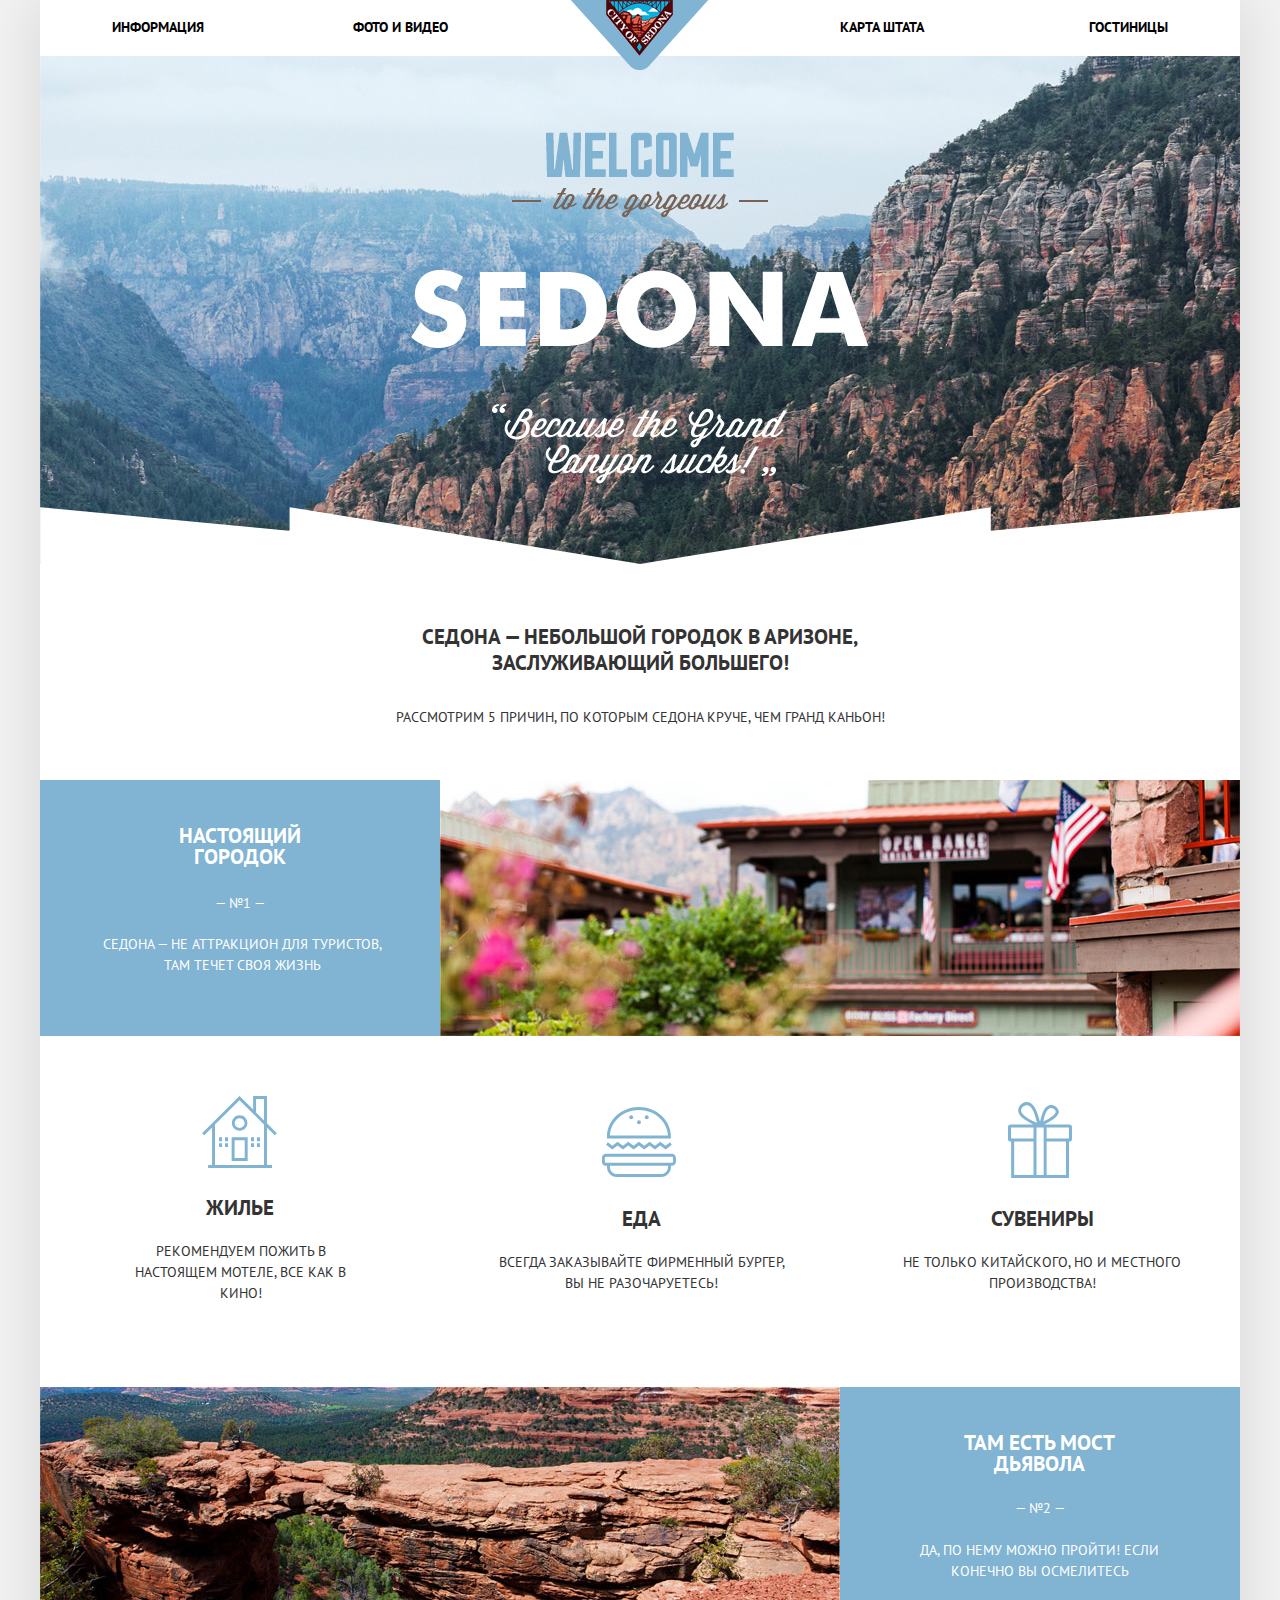
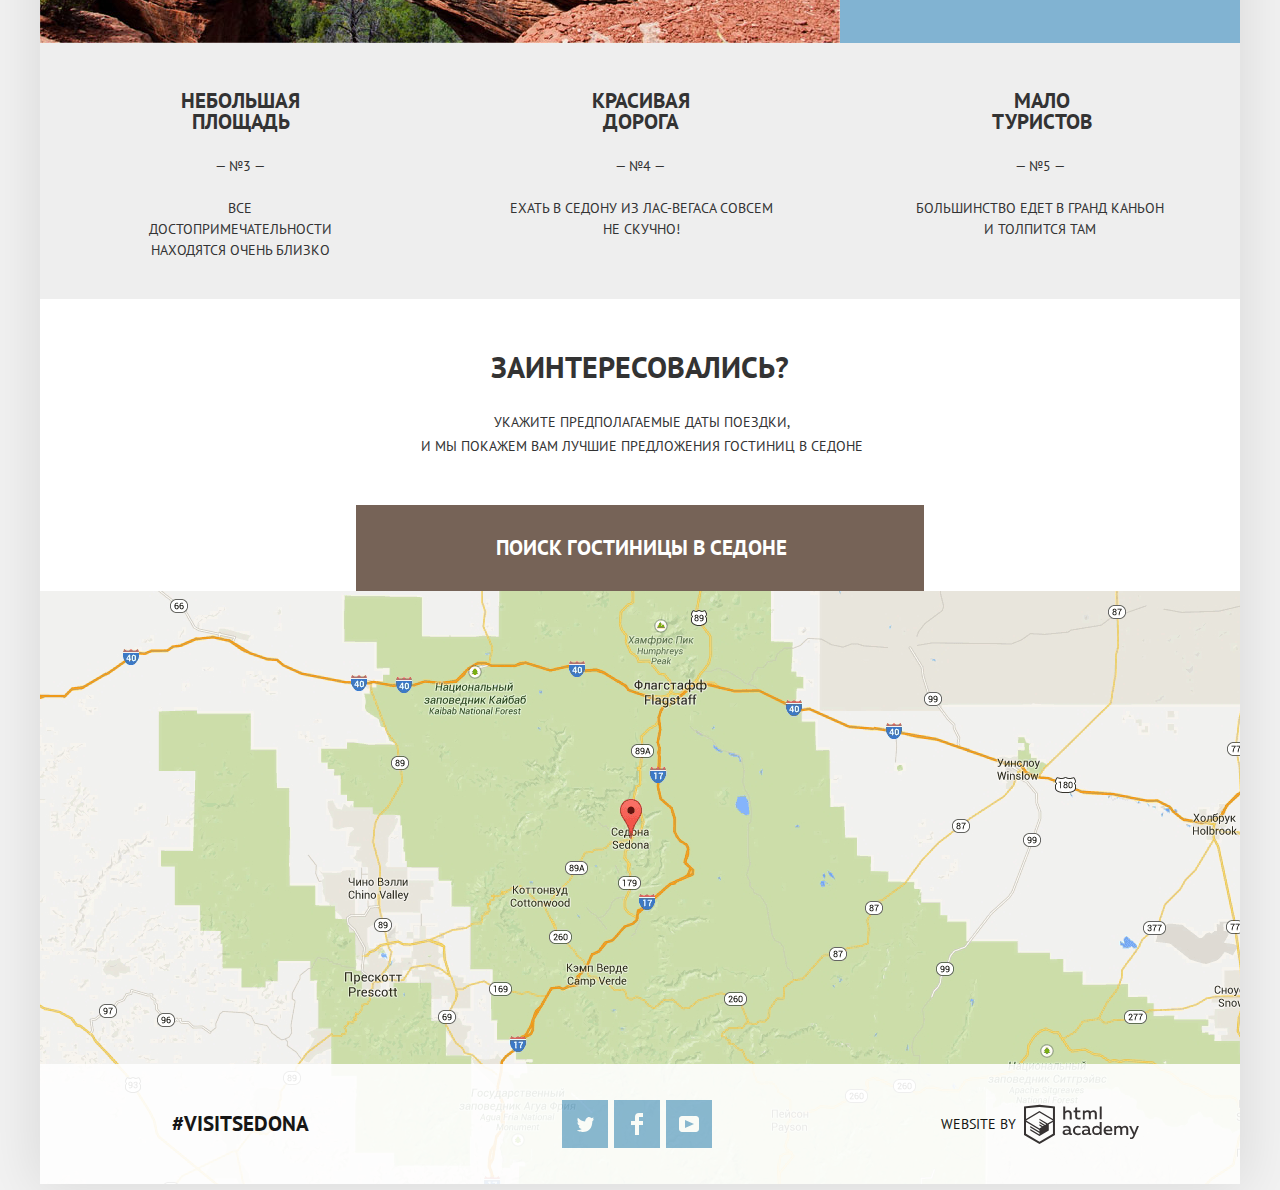
<file: index.html>
<!DOCTYPE html>
<html lang="ru" class="no-js">

<head>
  <meta charset="utf-8">
  <title>HTML Academy: Седона</title>
  <link href="https://fonts.googleapis.com/css?family=PT+Sans:400,700&amp;subset=cyrillic" rel="stylesheet">
  <link href="css/normalize.css" rel="stylesheet">
  <link href="css/style.min.css" rel="stylesheet">
</head>

<body>
  <div class="wrapper">
    <header class="main-header">
      <nav class="main-navigation">
        <a class="main-header-logo">
            <img src="img/decorative-images/sedona-logo.png" width="138" height="70" alt="Логотип сайта Седона">
          </a>
        <ul class="site-navigation">
          <li class="site-navigation-item"><a href="info.html">Информация</a></li>
          <li class="site-navigation-item"><a href="photo-video.html">Фото и видео</a></li>
          <li class="site-navigation-item"><a href="map.html">Карта штата</a></li>
          <li class="site-navigation-item"><a href="catalog.html">Гостиницы</a></li>
        </ul>
      </nav>
    </header>
    <main class="container">
      <section class="sedona-photo">
        <h1 class="visually-hidden">Добро пожаловать в Седону</h1>
      </section>
      <section class="sedona-welcome">
        <h2 class="sedona-welcome-heading">СЕДОНА — небольшой городок в АРИЗОНЕ, заслуживающий большего!</h2>
        <p class="sedona-welcome-description">Рассмотрим 5 причин, по которым Седона круче, чем гранд каньон!</p>
      </section>
      <section class="cool-reasons cool-reasons-city">
        <div class="cool-reasons-item cool-reasons-item-city">
          <h3>Настоящий <br> городок</h3>
          <span>— №1 —</span>
          <p>Седона — не аттракцион для туристов, там течет своя жизнь</p>
        </div>
        <div class="cool-reasons-city-image">
          <img src="img/content-images/city-image.jpg" alt="Фото города" width="800" height="256">
        </div>
      </section>
      <section class="offers">
        <div class="offers-housing">
          <h3>Жилье</h3>
          <p>Рекомендуем пожить в настоящем мотеле, все как в кино!</p>
        </div>
        <div class="offers-food">
          <h3>Еда</h3>
          <p>Всегда заказывайте фирменный бургер, Вы не разочаруетесь!</p>
        </div>
        <div class="offers-souvenirs">
          <h3>Сувениры</h3>
          <p>Не только китайского, но и местного производства!</p>
        </div>
      </section>
      <section class="cool-reasons cool-reasons-bridge">
        <div class="cool-reasons-item cool-reasons-item-bridge">
          <h3>Там есть мост дьявола</h3>
          <span>— №2 —</span>
          <p>Да, по нему можно пройти! Если конечно вы осмелитесь</p>
        </div>
        <div class="cool-reasons-devil-bridge">
          <img src="img/content-images/devil-bridge.jpg" alt="Мост дьявола" width="800" height="256">
        </div>
      </section>
      <section class="cool-reasons-other">
        <div class="cool-reasons-other-item">
          <h3>Небольшая площадь</h3>
          <span>— №3 —</span>
          <p>Все достопримечательности находятся очень близко</p>
        </div>
        <div class="cool-reasons-other-item">
          <h3>Красивая дорога</h3>
          <span>— №4 —</span>
          <p>Ехать в Седону из Лас-Вегаса совсем не скучно!</p>
        </div>
        <div class="cool-reasons-other-item">
          <h3>Мало туристов</h3>
          <span>— №5 —</span>
          <p>Большинство едет в Гранд Каньон и толпится там</p>
        </div>
      </section>
      <section class="search-hotels">
        <div class="search-hotels-header">
          <h3 class="search-hotels-question">Заинтересовались?</h3>
          <p class="search-hotels-info">Укажите предполагаемые даты поездки, <br> и мы покажем вам лучшие предложения гостиниц в Седоне</p>
          <button type="button" class="modal-search-button">Поиск гостиницы в Седоне</button>
        </div>
        <div class="modal modal-search">
          <form action="https://echo.htmlacademy.ru" method="post">
            <div class="modal modal-search-arrivals-departures">
              <p>
                <label for="arrival-date" class="modal modal-search-arrival-container">Дата заезда:</label>
                <input type="text" name="arrival-date" placeholder="24 Апреля 2017" id="arrival-date">
                <a class="modal-search-arrival-calendar" href="#"><span class="visually-hidden">Календарь</span>
                   <svg xmlns="http://www.w3.org/2000/svg" width="21" height="22" viewBox="0 0 21 22"><path fill="#a9a9a9" d="M19.251 2.025h-2.845V.648c0-.381-.294-.689-.656-.689-.363 0-.656.308-.656.689v1.377h-3.938V.648c0-.381-.294-.689-.655-.689-.363 0-.657.308-.657.689v1.377H5.906V.648c0-.381-.294-.689-.656-.689-.363 0-.657.308-.657.689v1.377H1.75C.784 2.025 0 2.847 0 3.862v16.302C0 21.179.784 22 1.75 22h17.501c.966 0 1.749-.821 1.749-1.836V3.862c0-1.015-.783-1.837-1.749-1.837zm.437 18.139a.448.448 0 0 1-.437.459H1.75a.45.45 0 0 1-.438-.459V3.862a.45.45 0 0 1 .438-.459h2.844v1.378c0 .381.294.689.657.689.362 0 .656-.308.656-.689V3.403h3.938v1.378c0 .381.294.689.657.689.361 0 .655-.308.655-.689V3.403h3.938v1.378c0 .381.293.689.656.689.362 0 .656-.308.656-.689V3.403h2.845c.241 0 .437.206.437.459v16.302z"/><path fill="#a9a9a9" d="M4.594 8.225h2.625v2.066H4.594zM4.594 11.668h2.625v2.067H4.594zM4.594 15.112h2.625v2.066H4.594zM9.188 15.112h2.625v2.066H9.188zM9.188 11.668h2.625v2.067H9.188zM9.188 8.225h2.625v2.066H9.188zM13.781 15.112h2.625v2.066h-2.625zM13.781 11.668h2.625v2.067h-2.625zM13.781 8.225h2.625v2.066h-2.625z"/></svg>
                 </a>
              </p>
              <p>
                <label for="departure-date" class="modal modal-search-departure-container">Дата выезда:</label>
                <input type="text" name="departure-date" placeholder="4 июля 2017" id="departure-date">
                <a class="modal-search-departure-calendar" href="#"><span class="visually-hidden">Календарь</span>
                   <svg xmlns="http://www.w3.org/2000/svg" width="21" height="22" viewBox="0 0 21 22"><path fill="#a9a9a9" d="M19.251 2.025h-2.845V.648c0-.381-.294-.689-.656-.689-.363 0-.656.308-.656.689v1.377h-3.938V.648c0-.381-.294-.689-.655-.689-.363 0-.657.308-.657.689v1.377H5.906V.648c0-.381-.294-.689-.656-.689-.363 0-.657.308-.657.689v1.377H1.75C.784 2.025 0 2.847 0 3.862v16.302C0 21.179.784 22 1.75 22h17.501c.966 0 1.749-.821 1.749-1.836V3.862c0-1.015-.783-1.837-1.749-1.837zm.437 18.139a.448.448 0 0 1-.437.459H1.75a.45.45 0 0 1-.438-.459V3.862a.45.45 0 0 1 .438-.459h2.844v1.378c0 .381.294.689.657.689.362 0 .656-.308.656-.689V3.403h3.938v1.378c0 .381.294.689.657.689.361 0 .655-.308.655-.689V3.403h3.938v1.378c0 .381.293.689.656.689.362 0 .656-.308.656-.689V3.403h2.845c.241 0 .437.206.437.459v16.302z"/><path fill="#a9a9a9" d="M4.594 8.225h2.625v2.066H4.594zM4.594 11.668h2.625v2.067H4.594zM4.594 15.112h2.625v2.066H4.594zM9.188 15.112h2.625v2.066H9.188zM9.188 11.668h2.625v2.067H9.188zM9.188 8.225h2.625v2.066H9.188zM13.781 15.112h2.625v2.066h-2.625zM13.781 11.668h2.625v2.067h-2.625zM13.781 8.225h2.625v2.066h-2.625z"/></svg>
                 </a>
              </p>
            </div>
            <div class="modal modal-search-adults-children">
              <p>
                <label class="modal modal-search-adults-container" for="adults">Взрослые:</label>
                <button class="modal-search-adults-minus-button" type="button"><span class="visually-hidden">Минус</span></button>
                <input class="modal-search-adults-input" type="number" name="adults-number" id="adults" value="2">
                <button class="modal-search-adults-plus-button" type="button"><span class="visually-hidden">Плюс</span></button>
              </p>
              <p>
                <label class="modal modal-search-children-container" for="children">Дети:</label>
                <button class="modal-search-children-minus-button" type="button"><span class="visually-hidden">Минус</span></button>
                <input class="modal-search-children-input" type="number" name="children-number" id="children" value="0">
                <button class="modal-search-children-plus-button" type="button"><span class="visually-hidden">Плюс</span></button>
              </p>
            </div>
            <button class="modal modal-search-find-button" type="submit">Найти</button>
          </form>
        </div>
      </section>
      <section class="map">
        <h2 class="visually-hidden">Карта Седоны</h2>
        <iframe src="https://www.google.com/maps/embed?pb=!1m18!1m12!1m3!1d419096.14078156307!2d-111.84602754975548!3d34.8514881175605!2m3!1f0!2f0!3f0!3m2!1i1024!2i768!4f13.1!3m3!1m2!1s0x872da132f942b00d%3A0x5548c523fa6c8efd!2sSedona%2C+Arizona+86336%2C+Stany+Zjednoczone!5e0!3m2!1spl!2spl!4v1522154254752" allowfullscreen></iframe>
      </section>
    </main>
    <footer class="main-footer main-footer-index">
      <a class="footer-hashtag" href="https://visitsedona.com">#VISITSEDONA</a>
      <ul class="footer-social">
        <li class="social-link">
          <a class="social-link-item" href="#"><span class="visually-hidden">Twitter</span>
             <svg xmlns="http://www.w3.org/2000/svg" xmlns:xlink="http://www.w3.org/1999/xlink" width="17" height="15" viewBox="0 0 17 15">
               <path fill="" d="M10.95.144c1.685-.496 2.984.27 3.577 1.179.673-.231 1.331-.481 2.011-.708a2.345 2.345 0 0 1-.857 1.768c.685.17 1.304-.491 1.304-.491-.169 1-1.006 1.788-1.563 2.024-.231 6.75-3.175 11.217-10.077 11.082h-.446c-.41 0-4.164-.46-4.898-1.887 2.271.196 3.893-.422 4.693-1.177-.96-.3-2.679-.477-2.979-2.95.349.106.564.228 1.19.119C1.705 8.247.374 7.53.448 5.33c.285.328 1.067.536 1.34.472C1.085 5.561-.182 2.442.894.85c1.818 1.854 3.735 3.606 7.152 3.773C8.254 2.33 9.183.793 10.95.144z"/>
             </svg>
           </a>
        </li>
        <li class="social-link">
          <a class="social-link-item" href="#"><span class="visually-hidden">Facebook</span>
             <svg xmlns="http://www.w3.org/2000/svg" width="12" height="22" viewBox="0 0 12 22">
               <path fill="" d="M12 4V0H8a4 4 0 0 0-4 4v4H0v4h4v10h4V12h4V8H8V4h4z"/>
             </svg>
           </a>
        </li>
        <li class="social-link">
          <a class="social-link-item" href="#"><span class="visually-hidden">Youtube</span>
             <svg xmlns="http://www.w3.org/2000/svg" xmlns:xlink="http://www.w3.org/1999/xlink" width="20" height="16" viewBox="0 0 20 16">
               <path fill="" d="M17 0H3C1.35 0 0 1.35 0 3v10c0 1.65 1.35 3 3 3h14c1.65 0 3-1.35 3-3V3c0-1.65-1.35-3-3-3zM6.027 11.998V4.002L15.014 8l-8.987 3.998z"/>
            </svg>
          </a>
        </li>
      </ul>
      <p class="footer-copyright">
        <span>Website by</span>
        <a class="footer-copyright-link" href="https://htmlacademy.ru/intensive/htmlcss"><span class="visually-hidden">HTML Academy</span>
           <svg id="Layer_1" data-name="Layer 1" xmlns="http://www.w3.org/2000/svg" width="115" height="41" viewBox="0 0 108.08 36.85"><title>logo-htmlacademy-small1</title>
             <path fill="" d="M44.61,26.88a2,2,0,0,0,.55-0.1v1.33a3.25,3.25,0,0,1-1.18.21,1.67,1.67,0,0,1-1.67-1,4.84,4.84,0,0,1-3.14,1.08c-1.51,0-2.91-.83-2.91-2.55,0-2.13,2-2.79,3.71-2.79a11.08,11.08,0,0,1,2.17.25v-0.3c0-1-.76-1.77-2.19-1.77a7.42,7.42,0,0,0-3,.64v-1.7a10.21,10.21,0,0,1,3.19-.55c2.36,0,3.81,1.12,3.81,3.65v3a0.54,0.54,0,0,0,.49.59h0.17Zm-6.44-1.13A1.35,1.35,0,0,0,39.63,27h0.11a3.39,3.39,0,0,0,2.41-1V24.58a9.72,9.72,0,0,0-1.81-.21c-1,0-2.16.33-2.16,1.38h0Zm12.36-6.11a5,5,0,0,1,2.57.64V22a4.08,4.08,0,0,0-2.3-.7,2.75,2.75,0,1,0,0,5.49,5,5,0,0,0,2.43-.64v1.71a6.27,6.27,0,0,1-2.76.57A4.21,4.21,0,0,1,46,24.51q0-.21,0-0.41a4.32,4.32,0,0,1,4.18-4.46h0.38Zm12.17,7.24a2,2,0,0,0,.55-0.1v1.33a3.25,3.25,0,0,1-1.18.21,1.67,1.67,0,0,1-1.67-1,4.84,4.84,0,0,1-3.14,1.08c-1.51,0-2.91-.83-2.91-2.55,0-2.13,2-2.79,3.71-2.79a11.08,11.08,0,0,1,2.17.25v-0.3c0-1-.76-1.77-2.19-1.77a7.42,7.42,0,0,0-3,.64v-1.7a10.21,10.21,0,0,1,3.19-.55c2.36,0,3.81,1.12,3.81,3.65v3a0.54,0.54,0,0,0,.49.59h0.17Zm-6.44-1.13A1.35,1.35,0,0,0,57.73,27h0.11a3.39,3.39,0,0,0,2.41-1V24.58a9.72,9.72,0,0,0-1.81-.21c-1.06,0-2.16.33-2.16,1.38h0ZM73,16V28.2H71.35V26.88a3.88,3.88,0,0,1-3.19,1.54,4.4,4.4,0,0,1,0-8.78,3.81,3.81,0,0,1,3,1.3V16H73Zm-4.53,5.22a2.76,2.76,0,1,0,0,5.52A2.86,2.86,0,0,0,71.15,25V23A2.91,2.91,0,0,0,68.49,21.27ZM79,19.64c3.31,0,4.46,2.68,3.92,5.09H76.7c0.21,1.5,1.67,2.11,3.19,2.11a6.11,6.11,0,0,0,2.64-.59v1.6a7.14,7.14,0,0,1-3,.57C77,28.42,74.78,27,74.78,24a4.18,4.18,0,0,1,4-4.39H79Zm0.09,1.54a2.28,2.28,0,0,0-2.44,2.1v0.06H81.3A2,2,0,0,0,79.13,21.18Zm5.73,7V19.87h1.65v1a3.81,3.81,0,0,1,2.78-1.27A2.86,2.86,0,0,1,91.89,21a4.12,4.12,0,0,1,2.91-1.33A3.06,3.06,0,0,1,98,23V28.2h-1.9V23.05a1.59,1.59,0,0,0-1.42-1.75H94.42a2.8,2.8,0,0,0-2.07,1.12V28.2h-1.9V23.05A1.59,1.59,0,0,0,89,21.31H88.8a3,3,0,0,0-2.21,1.29v5.63H84.86Zm21.31-8.33h1.9l-3.91,9.46c-0.9,2.17-2.09,2.86-3.35,2.86a4.76,4.76,0,0,1-1.1-.14V30.46a2.86,2.86,0,0,0,.85.12c0.9,0,1.58-.64,2.07-1.9l0.17-.42-4-8.4h2l2.86,6.29ZM38.73,1.46V6.22a3.81,3.81,0,0,1,2.7-1.14,3.25,3.25,0,0,1,3.44,3.4v5.15H43V8.72a1.81,1.81,0,0,0-1.61-2h-0.3a2.93,2.93,0,0,0-2.32,1.39v5.52h-1.9V1.46h1.9ZM49.94,2.31v3h3V6.91h-3v3.81c0,1.1.5,1.46,1.58,1.46a4.49,4.49,0,0,0,1.69-.33v1.6A6.8,6.8,0,0,1,51,13.8a2.55,2.55,0,0,1-2.86-2.74V6.89H46.58V5.26h1.5V2.74Zm5.4,11.31V5.28H57v1A3.81,3.81,0,0,1,59.77,5a2.86,2.86,0,0,1,2.6,1.33A4.12,4.12,0,0,1,65.28,5,3.06,3.06,0,0,1,68.44,8.4v5.21h-1.9V8.46a1.59,1.59,0,0,0-1.42-1.75H64.89a2.8,2.8,0,0,0-2.07,1.12v5.78h-1.9V8.46A1.59,1.59,0,0,0,59.5,6.71H59.27A3,3,0,0,0,57.06,8v5.63H55.34ZM71.17,1.45H73V13.6H71.17V1.45ZM14.71,0H14.55L0,1.54V28.21l14.55,8.66,14.55-8.66V1.54Zm12.5,27.1L14.55,34.64,1.9,27.12V16.18l12.59,7.5V25L5.86,19.9v1.31l8.68,5.21v1.39L5.87,22.65V24l8.68,5.21,8.75-5.24V18.31L27.2,16V27.12Zm0-12.53-3.48,2-1.6,1L14.51,13v1.31L21,18.23H21l-0.14.09-1,.54-5.37-3.2V17l4.24,2.52-1,.67-3.2-1.9v1.31l2.1,1.24L14.5,22.1,2,14.65,14.51,7.11Zm0-1.32L14.49,5.76,1.91,13.25v-10L14.56,1.92,27.21,3.25v10h0Z" transform="translate(0 -0.02)"/>
           </svg>
         </a>
      </p>
    </footer>
  </div>
  <script src="js/popup.min.js"></script>
</body>

</html>
</file>
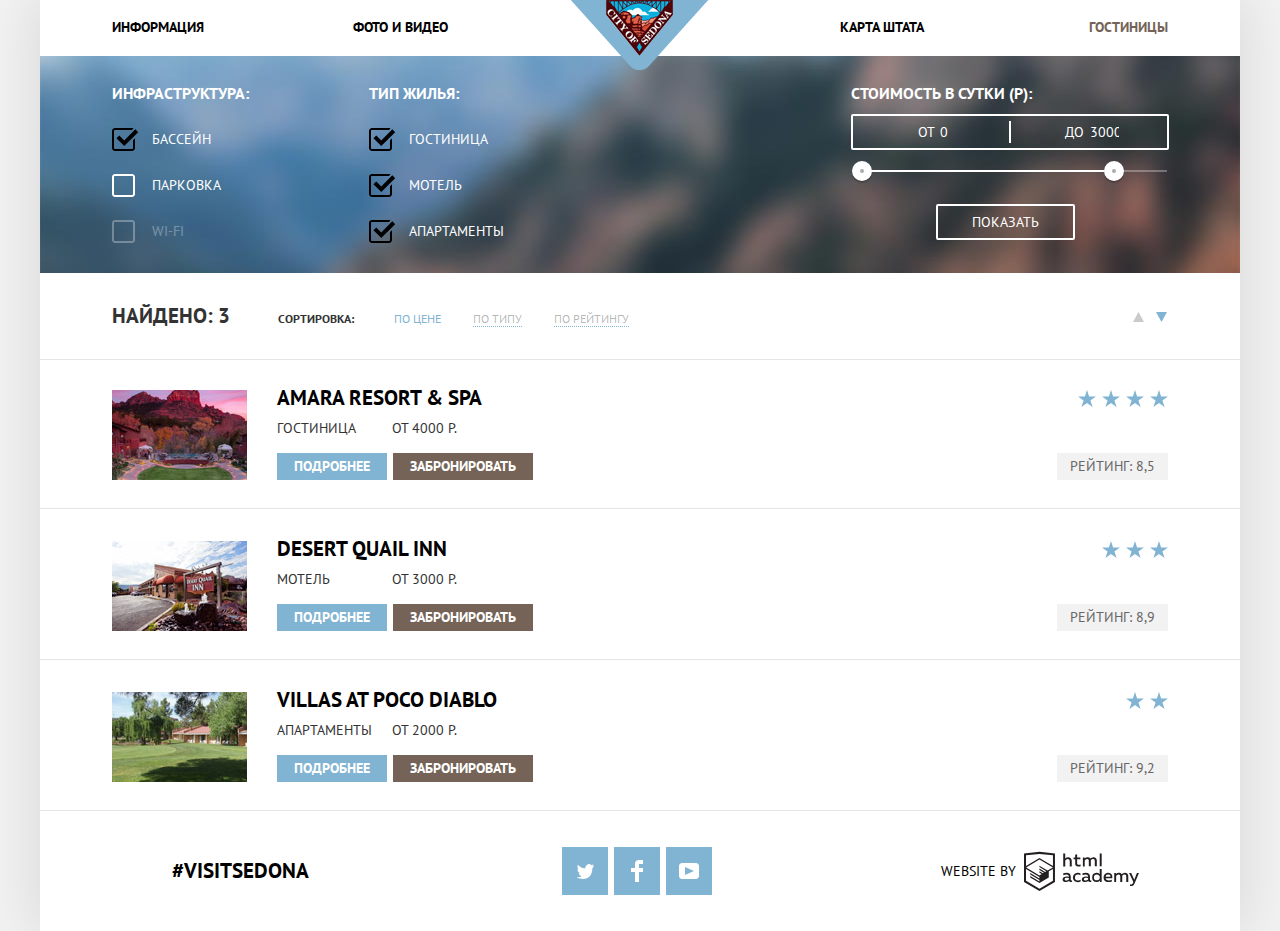
<file: catalog.html>
<!DOCTYPE html>
<html lang="ru">

<head>
  <meta charset="utf-8">
  <title>HTML Academy: Седона, Отели</title>
  <link href="https://fonts.googleapis.com/css?family=PT+Sans:400,700&amp;subset=cyrillic" rel="stylesheet">
  <link href="css/normalize.css" rel="stylesheet">
  <link href="css/style.min.css" rel="stylesheet">
</head>

<body>
  <div class="wrapper">
    <header class="main-header">
      <nav class="main-navigation">
        <a class="main-header-logo" href="index.html">
            <img src="img/decorative-images/sedona-logo.png" width="138" height="70" alt="Логотип сайта Седона">
          </a>
        <ul class="site-navigation">
          <li class="site-navigation-item"><a href="info.html">Информация</a></li>
          <li class="site-navigation-item"><a href="photo-video.html">Фото и видео</a></li>
          <li class="site-navigation-item"><a href="map.html">Карта штата</a></li>
          <li class="site-navigation-current-item">Гостиницы</li>
        </ul>
      </nav>
    </header>
    <main class="container">
      <section class="filters">
        <form class="filter" method="get" action="https://echo.htmlacademy.ru">
          <h2 class="visually-hidden">Фильтр поиска</h2>
          <div class="infrastructure-type-of-housing-wrapper">
            <fieldset class="infrastructure">
              <legend>Инфраструктура:</legend>
              <ul>
                <li class="filter-option">
                  <input class="visually-hidden filter-option-checkbox" type="checkbox" name="pool" checked id="pool">
                  <label for="pool">Бассейн</label>
                </li>
                <li class="filter-option">
                  <input class="visually-hidden filter-option-checkbox" type="checkbox" name="parking" id="parking">
                  <label for="parking">Парковка</label>
                </li>
                <li class="filter-option">
                  <input class="visually-hidden filter-option-checkbox filter-option-checkbox-disabled" type="checkbox" name="wi-fi" id="wi-fi" disabled>
                  <label for="wi-fi">Wi-Fi</label>
                </li>
              </ul>
            </fieldset>
            <fieldset class="type-of-housing">
              <legend>Тип жилья:</legend>
              <ul>
                <li class="filter-option">
                  <input class="visually-hidden filter-option-checkbox" type="checkbox" name="hotel" checked id="hotel">
                  <label for="hotel">Гостиница</label>
                </li>
                <li class="filter-option">
                  <input class="visually-hidden filter-option-checkbox" type="checkbox" name="motel" checked id="motel">
                  <label for="motel">Мотель</label>
                </li>
                <li class="filter-option">
                  <input class="visually-hidden filter-option-checkbox" type="checkbox" name="apartments" checked id="apartments">
                  <label for="apartments">Апартаменты</label>
                </li>
              </ul>
            </fieldset>
          </div>
          <div class="filter-range">
            <div class="filter-range-title">Стоимость в сутки (Р):</div>
            <div class="price-controls">
              <label class="min-price">от <input type="text" name="min-price" value="0"></label>
              <label class="max-price">до <input type="text" name="max-price" value="3000"></label>
              <div class="range-controls">
                <div class="scale">
                  <div class="bar"></div>
                </div>
                <div class="range-toggle range-toggle-min"></div>
                <div class="range-toggle range-toggle-max"></div>
              </div>
              <button class="filter-range-show-button" type="submit">Показать</button>
            </div>
          </div>
        </form>
      </section>
      <section class="sort-hotels">
        <h3 class="visually-hidden">Результаты поиска</h3>
        <p class="sort-hotels-result">Найдено: 3</p>
        <p class="sort-hotels-sorting">Сортировка:</p>
        <ul class="sort-options-list">
          <li class="sort-options-current-item">По цене</li>
          <li class="sort-options-item"><a href="#">По типу</a></li>
          <li class="sort-options-item"><a href="#">По рейтингу</a></li>
        </ul>
        <ul class="sort-hotels-order">
          <li class="sort-hotels-order-up">
            <a href="#"><span class="visually-hidden">Сортировка по возрастанию</span>
                <svg xmlns="http://www.w3.org/2000/svg" width="11" height="10" viewBox="0 0 11 10"><path fill="#cacaca" d="M5.5 0L0 10h11z"/></svg>
              </a>
          </li>
          <li class="sort-hotels-order-down sort-hotels-current-order">
            <a href="#"><span class="visually-hidden">Сортировка по убыванию</span>
                <svg xmlns="http://www.w3.org/2000/svg" width="11" height="10" viewBox="0 0 11 10"><path fill="#cacaca" d="M5.5 10L0 0h11"/></svg>
              </a>
          </li>
        </ul>
      </section>
      <section class="catalog">
        <h2 class="visually-hidden">Каталог жилья</h2>
        <ul class="catalog-list">
          <li class="catalog-item">
            <img src="img/content-images/amara-resort-and-spa.jpg" width="135" height="90" alt="AMARA RESORT & SPA">
            <div class="catalog-details-and-buttons">
              <h3><a class="catalog-item-link" href="amara-detail.html">AMARA RESORT & SPA</a></h3>
              <div class="catalog-item-details">
                <span class="catalog-item-category">Гостиница</span>
                <span class="catalog-item-price">от 4000 р.</span>
              </div>
              <div class="catalog-item-buttons">
                <a class="catalog-item-detail-information" href="amara-detail.html">Подробнее</a>
                <a class="button-reserve" href="#">Забронировать</a>
              </div>
            </div>
            <div class="catalog-item-stars-wrapper">
              <div class="catalog-item-stars">
                <span><svg xmlns="http://www.w3.org/2000/svg" width="18" height="17" viewBox="0 0 18 17"><path fill="#81B3D2" d="M9.002 0l2.126 6.494h6.877l-5.564 4.012L14.566 17l-5.564-4.013L3.438 17l2.126-6.494L0 6.494h6.878z"/></svg></span>
                <span><svg xmlns="http://www.w3.org/2000/svg" width="18" height="17" viewBox="0 0 18 17"><path fill="#81B3D2" d="M9.002 0l2.126 6.494h6.877l-5.564 4.012L14.566 17l-5.564-4.013L3.438 17l2.126-6.494L0 6.494h6.878z"/></svg></span>
                <span><svg xmlns="http://www.w3.org/2000/svg" width="18" height="17" viewBox="0 0 18 17"><path fill="#81B3D2" d="M9.002 0l2.126 6.494h6.877l-5.564 4.012L14.566 17l-5.564-4.013L3.438 17l2.126-6.494L0 6.494h6.878z"/></svg></span>
                <span><svg xmlns="http://www.w3.org/2000/svg" width="18" height="17" viewBox="0 0 18 17"><path fill="#81B3D2" d="M9.002 0l2.126 6.494h6.877l-5.564 4.012L14.566 17l-5.564-4.013L3.438 17l2.126-6.494L0 6.494h6.878z"/></svg></span>
              </div>
              <span class="catalog-item-rating">Рейтинг: 8,5</span>
            </div>
          </li>
          <li class="catalog-item">
            <img src="img/content-images/desert-quail-inn.jpg" width="135" height="90" alt="DESERT QUAIL INN">
            <div class="catalog-details-and-buttons">
              <h3><a class="catalog-item-link" href="desert-detail.html">DESERT QUAIL INN</a></h3>
              <div class="catalog-item-details">
                <span class="catalog-item-category">Мотель</span>
                <span class="catalog-item-price">от 3000 р.</span>
              </div>
              <div class="catalog-item-buttons">
                <a class="catalog-item-detail-information" href="desert-detail.html">Подробнее</a>
                <a class="button-reserve" href="#">Забронировать</a>
              </div>
            </div>
            <div class="catalog-item-stars-wrapper">
              <div class="catalog-item-stars">
                <span><svg xmlns="http://www.w3.org/2000/svg" width="18" height="17" viewBox="0 0 18 17"><path fill="#81B3D2" d="M9.002 0l2.126 6.494h6.877l-5.564 4.012L14.566 17l-5.564-4.013L3.438 17l2.126-6.494L0 6.494h6.878z"/></svg></span>
                <span><svg xmlns="http://www.w3.org/2000/svg" width="18" height="17" viewBox="0 0 18 17"><path fill="#81B3D2" d="M9.002 0l2.126 6.494h6.877l-5.564 4.012L14.566 17l-5.564-4.013L3.438 17l2.126-6.494L0 6.494h6.878z"/></svg></span>
                <span><svg xmlns="http://www.w3.org/2000/svg" width="18" height="17" viewBox="0 0 18 17"><path fill="#81B3D2" d="M9.002 0l2.126 6.494h6.877l-5.564 4.012L14.566 17l-5.564-4.013L3.438 17l2.126-6.494L0 6.494h6.878z"/></svg></span>
              </div>
              <span class="catalog-item-rating">Рейтинг: 8,9</span>
            </div>
          </li>
          <li class="catalog-item">
            <img src="img/content-images/villas-at-poco-diablo.jpg" width="135" height="90" alt="VILLAS AT POCO DIABLO">
            <div class="catalog-details-and-buttons">
              <h3><a class="catalog-item-link" href="villas-detail.html">VILLAS AT POCO DIABLO</a></h3>
              <div class="catalog-item-details">
                <span class="catalog-item-category">Апартаменты</span>
                <span class="catalog-item-price">от 2000 р.</span>
              </div>
              <div class="catalog-item-buttons">
                <a class="catalog-item-detail-information" href="villas-detail.html">Подробнее</a>
                <a class="button-reserve" href="#">Забронировать</a>
              </div>
            </div>
            <div class="catalog-item-stars-wrapper">
              <div class="catalog-item-stars">
                <span><svg xmlns="http://www.w3.org/2000/svg" width="18" height="17" viewBox="0 0 18 17"><path fill="#81B3D2" d="M9.002 0l2.126 6.494h6.877l-5.564 4.012L14.566 17l-5.564-4.013L3.438 17l2.126-6.494L0 6.494h6.878z"/></svg></span>
                <span><svg xmlns="http://www.w3.org/2000/svg" width="18" height="17" viewBox="0 0 18 17"><path fill="#81B3D2" d="M9.002 0l2.126 6.494h6.877l-5.564 4.012L14.566 17l-5.564-4.013L3.438 17l2.126-6.494L0 6.494h6.878z"/></svg></span>
              </div>
              <span class="catalog-item-rating">Рейтинг: 9,2</span>
            </div>
          </li>
        </ul>
      </section>
    </main>
    <footer class="main-footer">
      <a class="footer-hashtag" href="https://visitsedona.com">#VISITSEDONA</a>
      <ul class="footer-social">
        <li class="social-link">
          <a class="social-link-item" href="#"><span class="visually-hidden">Twitter</span>
             <svg xmlns="http://www.w3.org/2000/svg" xmlns:xlink="http://www.w3.org/1999/xlink" width="17" height="15" viewBox="0 0 17 15">
               <path fill="#FFF" d="M10.95.144c1.685-.496 2.984.27 3.577 1.179.673-.231 1.331-.481 2.011-.708a2.345 2.345 0 0 1-.857 1.768c.685.17 1.304-.491 1.304-.491-.169 1-1.006 1.788-1.563 2.024-.231 6.75-3.175 11.217-10.077 11.082h-.446c-.41 0-4.164-.46-4.898-1.887 2.271.196 3.893-.422 4.693-1.177-.96-.3-2.679-.477-2.979-2.95.349.106.564.228 1.19.119C1.705 8.247.374 7.53.448 5.33c.285.328 1.067.536 1.34.472C1.085 5.561-.182 2.442.894.85c1.818 1.854 3.735 3.606 7.152 3.773C8.254 2.33 9.183.793 10.95.144z"/>
             </svg>
           </a>
        </li>
        <li class="social-link">
          <a class="social-link-item" href="#"><span class="visually-hidden">Facebook</span>
             <svg xmlns="http://www.w3.org/2000/svg" width="12" height="22" viewBox="0 0 12 22">
               <path fill="#FFF" d="M12 4V0H8a4 4 0 0 0-4 4v4H0v4h4v10h4V12h4V8H8V4h4z"/>
             </svg>
           </a>
        </li>
        <li class="social-link">
          <a class="social-link-item" href="#"><span class="visually-hidden">Youtube</span>
             <svg xmlns="http://www.w3.org/2000/svg" xmlns:xlink="http://www.w3.org/1999/xlink" width="20" height="16" viewBox="0 0 20 16">
               <path fill="#FFF" d="M17 0H3C1.35 0 0 1.35 0 3v10c0 1.65 1.35 3 3 3h14c1.65 0 3-1.35 3-3V3c0-1.65-1.35-3-3-3zM6.027 11.998V4.002L15.014 8l-8.987 3.998z"/>
            </svg>
          </a>
        </li>
      </ul>
      <p class="footer-copyright">
        <span>Website by</span>
        <a class="footer-copyright-link" href="https://htmlacademy.ru/intensive/htmlcss"><span class="visually-hidden">HTML Academy</span>
           <svg id="Layer_1" data-name="Layer 1" xmlns="http://www.w3.org/2000/svg" width="115" height="41" viewBox="0 0 108.08 36.85"><title>logo-htmlacademy-small1</title><path d="M44.61,26.88a2,2,0,0,0,.55-0.1v1.33a3.25,3.25,0,0,1-1.18.21,1.67,1.67,0,0,1-1.67-1,4.84,4.84,0,0,1-3.14,1.08c-1.51,0-2.91-.83-2.91-2.55,0-2.13,2-2.79,3.71-2.79a11.08,11.08,0,0,1,2.17.25v-0.3c0-1-.76-1.77-2.19-1.77a7.42,7.42,0,0,0-3,.64v-1.7a10.21,10.21,0,0,1,3.19-.55c2.36,0,3.81,1.12,3.81,3.65v3a0.54,0.54,0,0,0,.49.59h0.17Zm-6.44-1.13A1.35,1.35,0,0,0,39.63,27h0.11a3.39,3.39,0,0,0,2.41-1V24.58a9.72,9.72,0,0,0-1.81-.21c-1,0-2.16.33-2.16,1.38h0Zm12.36-6.11a5,5,0,0,1,2.57.64V22a4.08,4.08,0,0,0-2.3-.7,2.75,2.75,0,1,0,0,5.49,5,5,0,0,0,2.43-.64v1.71a6.27,6.27,0,0,1-2.76.57A4.21,4.21,0,0,1,46,24.51q0-.21,0-0.41a4.32,4.32,0,0,1,4.18-4.46h0.38Zm12.17,7.24a2,2,0,0,0,.55-0.1v1.33a3.25,3.25,0,0,1-1.18.21,1.67,1.67,0,0,1-1.67-1,4.84,4.84,0,0,1-3.14,1.08c-1.51,0-2.91-.83-2.91-2.55,0-2.13,2-2.79,3.71-2.79a11.08,11.08,0,0,1,2.17.25v-0.3c0-1-.76-1.77-2.19-1.77a7.42,7.42,0,0,0-3,.64v-1.7a10.21,10.21,0,0,1,3.19-.55c2.36,0,3.81,1.12,3.81,3.65v3a0.54,0.54,0,0,0,.49.59h0.17Zm-6.44-1.13A1.35,1.35,0,0,0,57.73,27h0.11a3.39,3.39,0,0,0,2.41-1V24.58a9.72,9.72,0,0,0-1.81-.21c-1.06,0-2.16.33-2.16,1.38h0ZM73,16V28.2H71.35V26.88a3.88,3.88,0,0,1-3.19,1.54,4.4,4.4,0,0,1,0-8.78,3.81,3.81,0,0,1,3,1.3V16H73Zm-4.53,5.22a2.76,2.76,0,1,0,0,5.52A2.86,2.86,0,0,0,71.15,25V23A2.91,2.91,0,0,0,68.49,21.27ZM79,19.64c3.31,0,4.46,2.68,3.92,5.09H76.7c0.21,1.5,1.67,2.11,3.19,2.11a6.11,6.11,0,0,0,2.64-.59v1.6a7.14,7.14,0,0,1-3,.57C77,28.42,74.78,27,74.78,24a4.18,4.18,0,0,1,4-4.39H79Zm0.09,1.54a2.28,2.28,0,0,0-2.44,2.1v0.06H81.3A2,2,0,0,0,79.13,21.18Zm5.73,7V19.87h1.65v1a3.81,3.81,0,0,1,2.78-1.27A2.86,2.86,0,0,1,91.89,21a4.12,4.12,0,0,1,2.91-1.33A3.06,3.06,0,0,1,98,23V28.2h-1.9V23.05a1.59,1.59,0,0,0-1.42-1.75H94.42a2.8,2.8,0,0,0-2.07,1.12V28.2h-1.9V23.05A1.59,1.59,0,0,0,89,21.31H88.8a3,3,0,0,0-2.21,1.29v5.63H84.86Zm21.31-8.33h1.9l-3.91,9.46c-0.9,2.17-2.09,2.86-3.35,2.86a4.76,4.76,0,0,1-1.1-.14V30.46a2.86,2.86,0,0,0,.85.12c0.9,0,1.58-.64,2.07-1.9l0.17-.42-4-8.4h2l2.86,6.29ZM38.73,1.46V6.22a3.81,3.81,0,0,1,2.7-1.14,3.25,3.25,0,0,1,3.44,3.4v5.15H43V8.72a1.81,1.81,0,0,0-1.61-2h-0.3a2.93,2.93,0,0,0-2.32,1.39v5.52h-1.9V1.46h1.9ZM49.94,2.31v3h3V6.91h-3v3.81c0,1.1.5,1.46,1.58,1.46a4.49,4.49,0,0,0,1.69-.33v1.6A6.8,6.8,0,0,1,51,13.8a2.55,2.55,0,0,1-2.86-2.74V6.89H46.58V5.26h1.5V2.74Zm5.4,11.31V5.28H57v1A3.81,3.81,0,0,1,59.77,5a2.86,2.86,0,0,1,2.6,1.33A4.12,4.12,0,0,1,65.28,5,3.06,3.06,0,0,1,68.44,8.4v5.21h-1.9V8.46a1.59,1.59,0,0,0-1.42-1.75H64.89a2.8,2.8,0,0,0-2.07,1.12v5.78h-1.9V8.46A1.59,1.59,0,0,0,59.5,6.71H59.27A3,3,0,0,0,57.06,8v5.63H55.34ZM71.17,1.45H73V13.6H71.17V1.45ZM14.71,0H14.55L0,1.54V28.21l14.55,8.66,14.55-8.66V1.54Zm12.5,27.1L14.55,34.64,1.9,27.12V16.18l12.59,7.5V25L5.86,19.9v1.31l8.68,5.21v1.39L5.87,22.65V24l8.68,5.21,8.75-5.24V18.31L27.2,16V27.12Zm0-12.53-3.48,2-1.6,1L14.51,13v1.31L21,18.23H21l-0.14.09-1,.54-5.37-3.2V17l4.24,2.52-1,.67-3.2-1.9v1.31l2.1,1.24L14.5,22.1,2,14.65,14.51,7.11Zm0-1.32L14.49,5.76,1.91,13.25v-10L14.56,1.92,27.21,3.25v10h0Z" transform="translate(0 -0.02)" fill="#231f20"/>
           </svg>
         </a>
      </p>
    </footer>
  </div>
</body>

</html>
</file>
<file: css/style.min.css>
.modal-search-button,.modal-search-find-button{vertical-align:middle;text-transform:uppercase;cursor:pointer}.filter ul,.filter-option,.footer-social li,.site-navigation,.sort-hotels-order,.sort-options-list li{list-style:none}html{-webkit-box-sizing:border-box;box-sizing:border-box}*,::after,::before{-webkit-box-sizing:inherit;box-sizing:inherit}body{margin:0;padding:0;font-family:"PT Sans",Arial,sans-serif;font-size:14px;line-height:21px;font-weight:400;color:#333;text-transform:uppercase;background-color:#f2f2f2}.main-navigation,.site-navigation,.wrapper{background-color:#fff}.wrapper{width:1200px;margin:0 auto;-webkit-box-shadow:0 0 55px 5px rgba(0,0,0,.1);box-shadow:0 0 55px 5px rgba(0,0,0,.1)}a{text-decoration:none}.visually-hidden:not(:focus):not(:active),input[type=checkbox].visually-hidden,input[type=radio].visually-hidden{position:absolute;width:1px;height:1px;margin:-1px;border:0;padding:0;clip:rect(0 0 0 0);overflow:hidden}.main-navigation{font-size:14px;line-height:26px;font-weight:700;color:#000;z-index:1}.site-navigation{display:-webkit-box;display:-ms-flexbox;display:flex;margin:0;padding:10px 0 16px}.cool-reasons,.sedona-welcome{display:-webkit-box;display:-ms-flexbox}.site-navigation a{color:#000}.site-navigation a:hover{color:#81b3d2}.site-navigation a:focus{color:#cacaca}.site-navigation-current-item,.site-navigation-item{width:300px}.site-navigation-item:nth-child(1){text-align:left;padding-left:72px;margin-top:4px}.site-navigation-item:nth-child(2){text-align:left;padding-top:4px;padding-left:13px}.site-navigation-item:nth-child(3){text-align:right;padding-top:4px;padding-right:16px}.site-navigation-current-item,.site-navigation-item:nth-child(4){text-align:right;padding-right:72px;padding-top:4px}.site-navigation-current-item{color:#766357}.main-header-logo{position:absolute;top:0;left:50%;-webkit-transform:translateX(-50%);transform:translateX(-50%);width:138px;height:70px}.sedona-photo{height:568px;background-color:#88b6d1;background-image:url(../img/background-images/sedona-photo.jpg);background-repeat:no-repeat;background-position:center -56px}.offers-food::before,.offers-housing::before,.offers-souvenirs::before{background-position:0 0;content:"";background-repeat:no-repeat}.sedona-welcome{display:flex;-webkit-box-orient:vertical;-webkit-box-direction:normal;-ms-flex-direction:column;flex-direction:column}.cool-reasons-item-bridge,.cool-reasons-other-item:nth-child(1) h3{-webkit-box-orient:vertical;-webkit-box-direction:normal;-ms-flex-direction:column;width:400px}.sedona-welcome-heading{font-size:21px;line-height:26px;text-align:center;margin:0;padding:0 371px}.sedona-welcome-description{font-size:14px;line-height:26px;color:#333;text-align:center;margin:0;padding:28px 0 50px}.cool-reasons{display:flex;min-height:256px;line-height:0;background-color:#81b3d2}.cool-reasons-item-bridge,.cool-reasons-item-city{color:#fff;text-align:center;background-color:#81b3d2}.cool-reasons-item h3,.cool-reasons-other h3{font-size:21px;line-height:21px}.cool-reasons-item p,.cool-reasons-item span,.cool-reasons-other-item p,.cool-reasons-other-item span{font-size:14px;line-height:21px}.cool-reasons-item-bridge h3,.cool-reasons-item-bridge p,.cool-reasons-item-bridge span,.cool-reasons-item-city h3,.cool-reasons-item-city p,.cool-reasons-item-city span{margin:0}.cool-reasons-item-city h3{padding:45px 139px 26px 138px}.cool-reasons-item-city p{padding:20px 45px 60px 50px}.cool-reasons-item-bridge{display:-webkit-box;display:-ms-flexbox;display:flex;flex-direction:column;-ms-flex-pack:distribute;justify-content:space-around;-webkit-box-ordinal-group:2;-ms-flex-order:1;order:1}.cool-reasons-item-bridge h3{padding:35px 125px 3px 124px}.cool-reasons-item-bridge p{padding-bottom:51px;padding-right:49px;padding-left:48px}.cool-reasons-other{display:-webkit-box;display:-ms-flexbox;display:flex;padding-top:47px;min-height:256px;text-align:center;background-color:#eee}.cool-reasons-other-item h3,.cool-reasons-other-item p{margin:0;padding:0}.cool-reasons-other-item:nth-child(1) h3{display:-webkit-box;display:-ms-flexbox;display:flex;flex-direction:column;padding-right:95px;padding-bottom:24px;padding-left:96px}.cool-reasons-other-item:nth-child(1) p,.cool-reasons-other-item:nth-child(2) h3{-webkit-box-orient:vertical;-webkit-box-direction:normal;-ms-flex-direction:column}.cool-reasons-other-item:nth-child(1) p{display:-webkit-box;display:-ms-flexbox;display:flex;flex-direction:column;width:400px;padding:21px 95px 24px}.cool-reasons-other-item:nth-child(2) h3{display:-webkit-box;display:-ms-flexbox;display:flex;flex-direction:column;width:400px;padding-right:147px;padding-bottom:24px;padding-left:149px}.cool-reasons-other-item:nth-child(2) p,.cool-reasons-other-item:nth-child(3) h3{-webkit-box-direction:normal;-ms-flex-direction:column;width:400px;-webkit-box-orient:vertical}.cool-reasons-other-item:nth-child(2) p{display:-webkit-box;display:-ms-flexbox;display:flex;flex-direction:column;padding:21px 67px 24px 69px}.cool-reasons-other-item:nth-child(3) h3{display:-webkit-box;display:-ms-flexbox;display:flex;flex-direction:column;padding-right:147px;padding-bottom:24px;padding-left:150px}.cool-reasons-other-item:nth-child(3) p{display:-webkit-box;display:-ms-flexbox;display:flex;-webkit-box-orient:vertical;-webkit-box-direction:normal;-ms-flex-direction:column;flex-direction:column;width:400px;padding:21px 70px 24px}.offers,.offers-housing{display:-webkit-box;display:-ms-flexbox;-webkit-box-direction:normal}.offers{display:flex;-webkit-box-orient:horizontal;-ms-flex-direction:row;flex-direction:row;-webkit-box-align:center;-ms-flex-align:center;align-items:center;padding-top:161px;padding-bottom:83px;text-align:center}.offers-food h3,.offers-housing h3,.offers-souvenirs h3{font-size:21px;line-height:21px}.offers-food h3,.offers-food p,.offers-housing h3,.offers-housing p,.offers-souvenirs h3,.offers-souvenirs p{margin:0;padding:0}.offers-housing{position:relative;display:flex;-webkit-box-orient:vertical;-ms-flex-direction:column;flex-direction:column;width:400px}.offers-food,.offers-souvenirs{position:relative;display:-webkit-box;display:-ms-flexbox;-ms-flex-direction:column;width:400px;-webkit-box-orient:vertical;-webkit-box-direction:normal}.offers-housing h3{padding-left:163px;padding-right:163px}.offers-housing p{padding-top:23px;padding-left:73px;padding-right:72px}.offers-food{display:flex;flex-direction:column}.offers-food h3{padding-left:182px;padding-right:182px}.offers-food p{padding-top:23px;padding-left:57px;padding-right:54px}.offers-souvenirs{display:flex;flex-direction:column}.offers-souvenirs h3{padding-left:151px;padding-right:181px}.offers-souvenirs p{padding-top:23px;padding-left:59px;padding-right:55px}.offers-housing::before{position:absolute;left:162px;top:-101px;width:75px;height:72px;background-image:url(../img/decorative-images/housing.svg)}.offers-food::before{position:absolute;left:162px;top:-101px;width:74px;height:70px;background-image:url(../img/decorative-images/food.svg)}.offers-souvenirs::before{position:absolute;left:168px;top:-106px;width:64px;height:76px;background-image:url(../img/decorative-images/souvenirs.svg)}.search-hotels{text-align:center}.search-hotels-question{font-size:30px;line-height:36px;margin:0;padding-top:50px}.search-hotels-info{font-size:14px;line-height:24px;width:567px;margin:0;padding-top:25px;padding-bottom:47px;padding-left:3px}.search-hotels-header{display:-webkit-box;display:-ms-flexbox;display:flex;-webkit-box-orient:vertical;-webkit-box-direction:normal;-ms-flex-direction:column;flex-direction:column;-webkit-box-align:center;-ms-flex-align:center;align-items:center}@-webkit-keyframes bounce{0%{-webkit-transform:translateY(10px);transform:translateY(10px)}70%{-webkit-transform:translateY(30px);transform:translateY(30px)}90%{-webkit-transform:translateY(-10px);transform:translateY(-10px)}100%{-webkit-transform:translateY(0);transform:translateY(0)}}@keyframes bounce{0%{-webkit-transform:translateY(10px);transform:translateY(10px)}70%{-webkit-transform:translateY(30px);transform:translateY(30px)}90%{-webkit-transform:translateY(-10px);transform:translateY(-10px)}100%{-webkit-transform:translateY(0);transform:translateY(0)}}@-webkit-keyframes shake{0%,100%{-webkit-transform:translateX(0);transform:translateX(0)}10%,30%,50%,70%,90%{-webkit-transform:translateX(-5px);transform:translateX(-5px)}20%,40%,60%,80%{-webkit-transform:translateX(5px);transform:translateX(5px)}}@keyframes shake{0%,100%{-webkit-transform:translateX(0);transform:translateX(0)}10%,30%,50%,70%,90%{-webkit-transform:translateX(-5px);transform:translateX(-5px)}20%,40%,60%,80%{-webkit-transform:translateX(5px);transform:translateX(5px)}}.modal{display:block}.modal-hide{display:none}.modal-search{position:absolute;width:568px;padding:55px;margin-left:315px;background-color:#fff;-webkit-box-shadow:0 0 25px 5px rgba(0,0,0,.1);box-shadow:0 0 25px 5px rgba(0,0,0,.1);-webkit-animation:bounce .9s;animation:bounce .9s}.modal-show{display:block}.modal-error{-webkit-animation:shake .5s;animation:shake .5s}.modal-search-arrivals-departures input[type=text]{-webkit-box-sizing:border-box;box-sizing:border-box;width:346px;padding:10px 40px 10px 13px;text-transform:uppercase}.modal-search-arrivals-departures{position:relative}.modal-search-arrival-calendar{position:absolute;width:21px;height:22px;top:8px;right:9px}.modal-search-departure-calendar{position:absolute;width:21px;height:22px;top:75px;right:9px}.modal-search-arrival-calendar:hover path,.modal-search-departure-calendar:hover path{fill:#000}.modal-search-arrival-calendar:active path,.modal-search-departure-calendar:active path{fill:#81b3d2}.modal-search-arrivals-departures p{display:-webkit-box;display:-ms-flexbox;display:flex;-webkit-box-align:center;-ms-flex-align:center;align-items:center;-webkit-box-pack:end;-ms-flex-pack:end;justify-content:flex-end;margin:0 0 29px}.modal-search-arrival-container{margin-right:20px}.modal-search-departure-container{margin-right:17px}.modal-search-adults-children{display:-webkit-box;display:-ms-flexbox;display:flex;-webkit-box-orient:horizontal;-webkit-box-direction:normal;-ms-flex-direction:row;flex-direction:row;-webkit-box-pack:justify;-ms-flex-pack:justify;justify-content:space-between;-webkit-box-align:center;-ms-flex-align:center;align-items:center;width:458px}.modal-search-adults-children input[type=number]{-webkit-box-sizing:border-box;box-sizing:border-box;text-align:center;width:38px;height:38px;margin:0;-moz-appearance:textfield}input::-webkit-inner-spin-button,input::-webkit-outer-spin-button{-webkit-appearance:none}.modal-search-adults-container{margin-right:40px;letter-spacing:.1px}.modal-search-children-container{margin-right:25px}.modal-search-adults-children p{display:-webkit-box;display:-ms-flexbox;display:flex;margin:0;-webkit-box-align:center;-ms-flex-align:center;align-items:center;position:relative}.footer-social,.main-footer{display:-webkit-box;display:-ms-flexbox}.modal-search-adults-minus-button,.modal-search-adults-plus-button,.modal-search-children-minus-button,.modal-search-children-plus-button{border:none;width:38px;height:38px;background-color:#f2f2f2;cursor:pointer}.modal-search-adults-minus-button::before,.modal-search-children-minus-button::before{content:"";position:absolute;width:11px;height:3px;right:88px;top:18px;background-color:#a9a9a9;cursor:pointer}.modal-search-adults-plus-button::after,.modal-search-adults-plus-button::before,.modal-search-children-plus-button::after,.modal-search-children-plus-button::before{content:"";position:absolute;width:11px;height:3px;right:12px;top:18px;background-color:#a9a9a9;cursor:pointer}.map,.map iframe{height:593px;width:1200px}.modal-search-adults-plus-button::after,.modal-search-children-plus-button::after{-webkit-transform:rotate(90deg);transform:rotate(90deg)}.modal-search-adults-minus-button:hover::before,.modal-search-adults-plus-button:hover::after,.modal-search-adults-plus-button:hover::before,.modal-search-children-minus-button:hover::before,.modal-search-children-plus-button:hover::after,.modal-search-children-plus-button:hover::before{background-color:#000}.modal-search-adults-minus-button:active::before,.modal-search-adults-plus-button:active::after,.modal-search-adults-plus-button:active::before,.modal-search-children-minus-button:active::before,.modal-search-children-plus-button:active::after,.modal-search-children-plus-button:active::before{background-color:#81b3d2}.modal-search-button{font-size:21px;line-height:26px;font-weight:700;text-align:center;color:#fff;background-color:#766357;border:none;padding:30px 137px 30px 140px}.modal-search-button:hover{background-color:#604e43}.modal-search-button:active{color:rgba(255,255,255,.3);background-color:#503e33}.modal-search,.modal-search-adults-children input,.modal-search-arrivals-departures input{font-size:14px;line-height:18px;font-weight:700}.modal-search-arrivals-departures input{background-color:#f2f2f2;border:none}.modal-search-arrivals-departures input:hover{background-color:#ebebeb}.modal-search-arrivals-departures input:focus{background-color:#fff;outline:#e5e5e5 solid 2px}.modal-search-adults-children input{background-color:#f2f2f2;border:none}.modal-search-find-button{font-size:21px;line-height:26px;font-weight:700;padding:16px 196px;margin-top:54px;text-align:center;color:#fff;background-color:#81b3d2;border:none}.modal-search-find-button:hover{background-color:#669ec0}.modal-search-find-button:active{color:rgba(255,255,255,.3);background-color:#5496bd}.map{background-image:url(../img/background-images/map.png);background-repeat:no-repeat;background-position:center;background-color:beige}.map iframe{border:0}.main-footer{display:flex;-webkit-box-align:center;-ms-flex-align:center;align-items:center;padding-top:36px;padding-bottom:36px}.main-footer-index{width:1200px;margin-top:-120px;background-color:#fff;opacity:.9}.footer-hashtag,.footer-social{width:400px;margin:0;text-align:center}.filter-option-checkbox-disabled,.filter-option-checkbox:disabled+label{opacity:.3}.footer-hashtag{font-size:21px;line-height:26px;font-weight:700;color:#000}.footer-social{display:flex;-webkit-box-pack:center;-ms-flex-pack:center;justify-content:center;padding:0}.social-link,.social-link a{display:-webkit-box;display:-ms-flexbox}.social-link{display:flex;-webkit-box-align:center;-ms-flex-align:center;align-items:center;-webkit-box-pack:center;-ms-flex-pack:center;justify-content:center;margin-right:6px;color:#81b3d2;background-color:#81b3d2}.social-link a{display:flex;-webkit-box-align:center;-ms-flex-align:center;align-items:center;-webkit-box-pack:center;-ms-flex-pack:center;justify-content:center;width:46px;height:48px}.filter,.footer-copyright{display:-webkit-box;display:-ms-flexbox}.social-link path{fill:#fff}.social-link-item:hover{color:#669ec0;background-color:#669ec0}.social-link-item:active{background-color:#5496bd}.social-link-item:active path{fill:#88b6d1}.footer-copyright{display:flex;-webkit-box-pack:center;-ms-flex-pack:center;justify-content:center;-webkit-box-align:center;-ms-flex-align:center;align-items:center;text-align:center;width:400px;margin:0}.footer-copyright-link{width:115px;height:41px;margin-left:8px}.footer-copyright a,.footer-copyright span{font-size:14px;line-height:26px;color:#000}.footer-copyright-link svg{pointer-events:none}.footer-copyright-link path{fill:#231f20}.footer-copyright-link:hover path{fill:#81b3d2}.footer-copyright-link:active path{fill:#bdbbbc}.filters{color:#fff;background-color:#3f535d;background-image:url(../img/background-images/filter-background.jpg);background-repeat:no-repeat;background-size:cover;background-position:center -55px}.filter{display:flex;min-height:217px}.filter fieldset{border:none}.filter legend,.filter-range-title{font-size:16px;line-height:21px;font-weight:700}.filter-range-title{margin-bottom:10px}.filter-option:not(:last-child){margin-bottom:25px}.filter-option label{position:relative;cursor:pointer;-webkit-user-select:none;-moz-user-select:none;-ms-user-select:none;user-select:none}.filter-option-checkbox:checked+label::after,.filter-option-checkbox:not(:checked)+label::before{position:absolute;height:23px;left:-40px;top:-2px;background-repeat:no-repeat;background-position:0 0;content:""}.filter-option-checkbox:not(:checked)+label::before{width:23px;background-image:url(../img/decorative-images/checkbox-off.svg)}.filter-option-checkbox:checked+label::after{width:27px;background-image:url(../img/decorative-images/checkbox-on.svg)}.filter-option-checkbox:focus+label{outline:#fff solid 1px}.infrastructure-type-of-housing-wrapper{display:-webkit-box;display:-ms-flexbox;display:flex;margin-top:27px}legend{margin-bottom:6px}.infrastructure{width:241px;margin-left:61px;margin-right:14px}.type-of-housing{width:288px;margin-right:195px}.price-controls{position:relative;height:36px;margin-bottom:20px;padding-top:5px;font-size:0;border:2px solid #fff;border-radius:2px}.price-controls::after{content:"";position:absolute;top:50%;left:50%;width:2px;height:22px;background:#fff;-webkit-transform:translate(-50%,-50%);transform:translate(-50%,-50%)}.price-controls label{display:inline-block;font-size:14px;line-height:21px;vertical-align:top;cursor:pointer}.price-controls .min-price{width:157px;padding-left:65px}.price-controls .max-price{width:157px;padding-left:55px}.price-controls input{width:33px;margin:0;color:inherit;font:inherit;background:0 0;border:none}.range-controls{position:relative;margin-top:26px;margin-bottom:32px}.range-controls .scale{height:2px;background:rgba(255,255,255,.3)}.range-controls .bar{width:80%;height:2px;background:#fff}.range-toggle{-webkit-box-sizing:content-box;box-sizing:content-box;position:absolute;top:-9px;width:4px;height:4px;background:#ababab;border:8px solid #fff;border-radius:50%;-webkit-box-shadow:0 2px 1px 0 rgba(0,1,1,.2);box-shadow:0 2px 1px 0 rgba(0,1,1,.2);cursor:pointer}.range-toggle:hover{border:9px solid #fff}.range-toggle-min{left:-1px}.range-toggle-max{left:80%}.filter-range-show-button{font-size:14px;line-height:21px;text-transform:uppercase;color:#fff;background-color:transparent;border:2px solid #fff;border-radius:2px;cursor:pointer}.filter-range-show-button:hover{color:#000;background-color:#fff}.filter-range{width:318px;margin-left:10px;margin-top:27px}.filter-range-show-button{display:block;margin:0 83px;padding:6px 34px 5px}.sort-hotels{position:relative;display:-webkit-box;display:-ms-flexbox;display:flex;-webkit-box-align:baseline;-ms-flex-align:baseline;align-items:baseline;font-size:12px;line-height:18px;border-bottom:1px solid #e5e5e5}.sort-hotels-order-down,.sort-hotels-order-up{position:absolute;width:11px;height:10px;top:36px}.catalog-item,.sort-options-list{display:-webkit-box;display:-ms-flexbox}.sort-hotels-result{font-size:21px;line-height:26px;font-weight:700;padding:0;margin:30px 48px 30px 72px}.sort-options-list a{color:rgba(0,0,0,.3);border-bottom:1px dotted #81b3d2}.sort-options-list a:hover{color:#81b3d2;border-bottom:1px dotted #81b3d2}.sort-options-list a:active{color:#000;border-bottom:none}.sort-options-current-item{color:#81b3d2}.sort-hotels-sorting{font-weight:700;margin:30px 0 0;padding:0}.sort-options-list{display:flex;list-style:none}.sort-options-list li{margin-right:32px}.sort-hotels-order-up{right:96px}.sort-hotels-order-down{right:73px}.sort-hotels-current-order path{fill:#81b3d2}.sort-hotels-order-down:hover:not(.sort-hotels-current-order) path,.sort-hotels-order-up:hover path{fill:#231f20}.sort-hotels-order-down:active:not(.sort-hotels-current-order) path,.sort-hotels-order-up:active path{fill:#81b3d2}.catalog{padding-top:25px}.catalog-list{padding:0;margin:0}.catalog-item{display:flex;-webkit-box-align:end;-ms-flex-align:end;align-items:flex-end;border-bottom:1px solid #e5e5e5;padding:0 6% 28px}.catalog-item:not(:last-child){margin-bottom:27px}.catalog-item h3{margin:0;padding:0}.button-reserve,.catalog-item-detail-information{font-weight:700;text-align:center;vertical-align:middle;text-transform:uppercase;border:none;padding:3px 17px}.catalog-item-link{font-size:21px;line-height:26px;color:#000}.catalog-item-link:hover{color:#81b3d2}.catalog-item-link:active{color:rgba(0,0,0,.3)}.catalog-details-and-buttons{margin-left:30px;width:300px}.catalog-item-details{display:-webkit-box;display:-ms-flexbox;display:flex;margin-top:7px;margin-right:39px;margin-bottom:14px}.catalog-item-buttons{display:-webkit-box;display:-ms-flexbox;display:flex;-webkit-box-align:end;-ms-flex-align:end;align-items:flex-end}.catalog-item-category{width:110px;margin-right:5px;margin-left:0}.catalog-item-price{width:142px;margin-right:auto;margin-left:0}.catalog-item-detail-information{margin-right:6px;color:#fff;background-color:#81b3d2}.catalog-item-detail-information:hover{background-color:#669ec0}.catalog-item-detail-information:active{color:rgba(255,255,255,.3);background-color:#5496bd}.button-reserve{color:#fff;background-color:#766357}.button-reserve:hover{background-color:#604e43}.button-reserve:active{color:rgba(255,255,255,.3);background-color:#503e33}.catalog-item-rating{color:#666;background-color:#f2f2f2;padding:3px 13px}.catalog-item-stars-wrapper{display:-webkit-box;display:-ms-flexbox;display:flex;-webkit-box-orient:vertical;-webkit-box-direction:normal;-ms-flex-direction:column;flex-direction:column;-webkit-box-align:end;-ms-flex-align:end;align-items:flex-end;margin-left:auto}.catalog-item-stars{margin-bottom:40px}.catalog-item-stars span{margin-left:2px}
</file>
